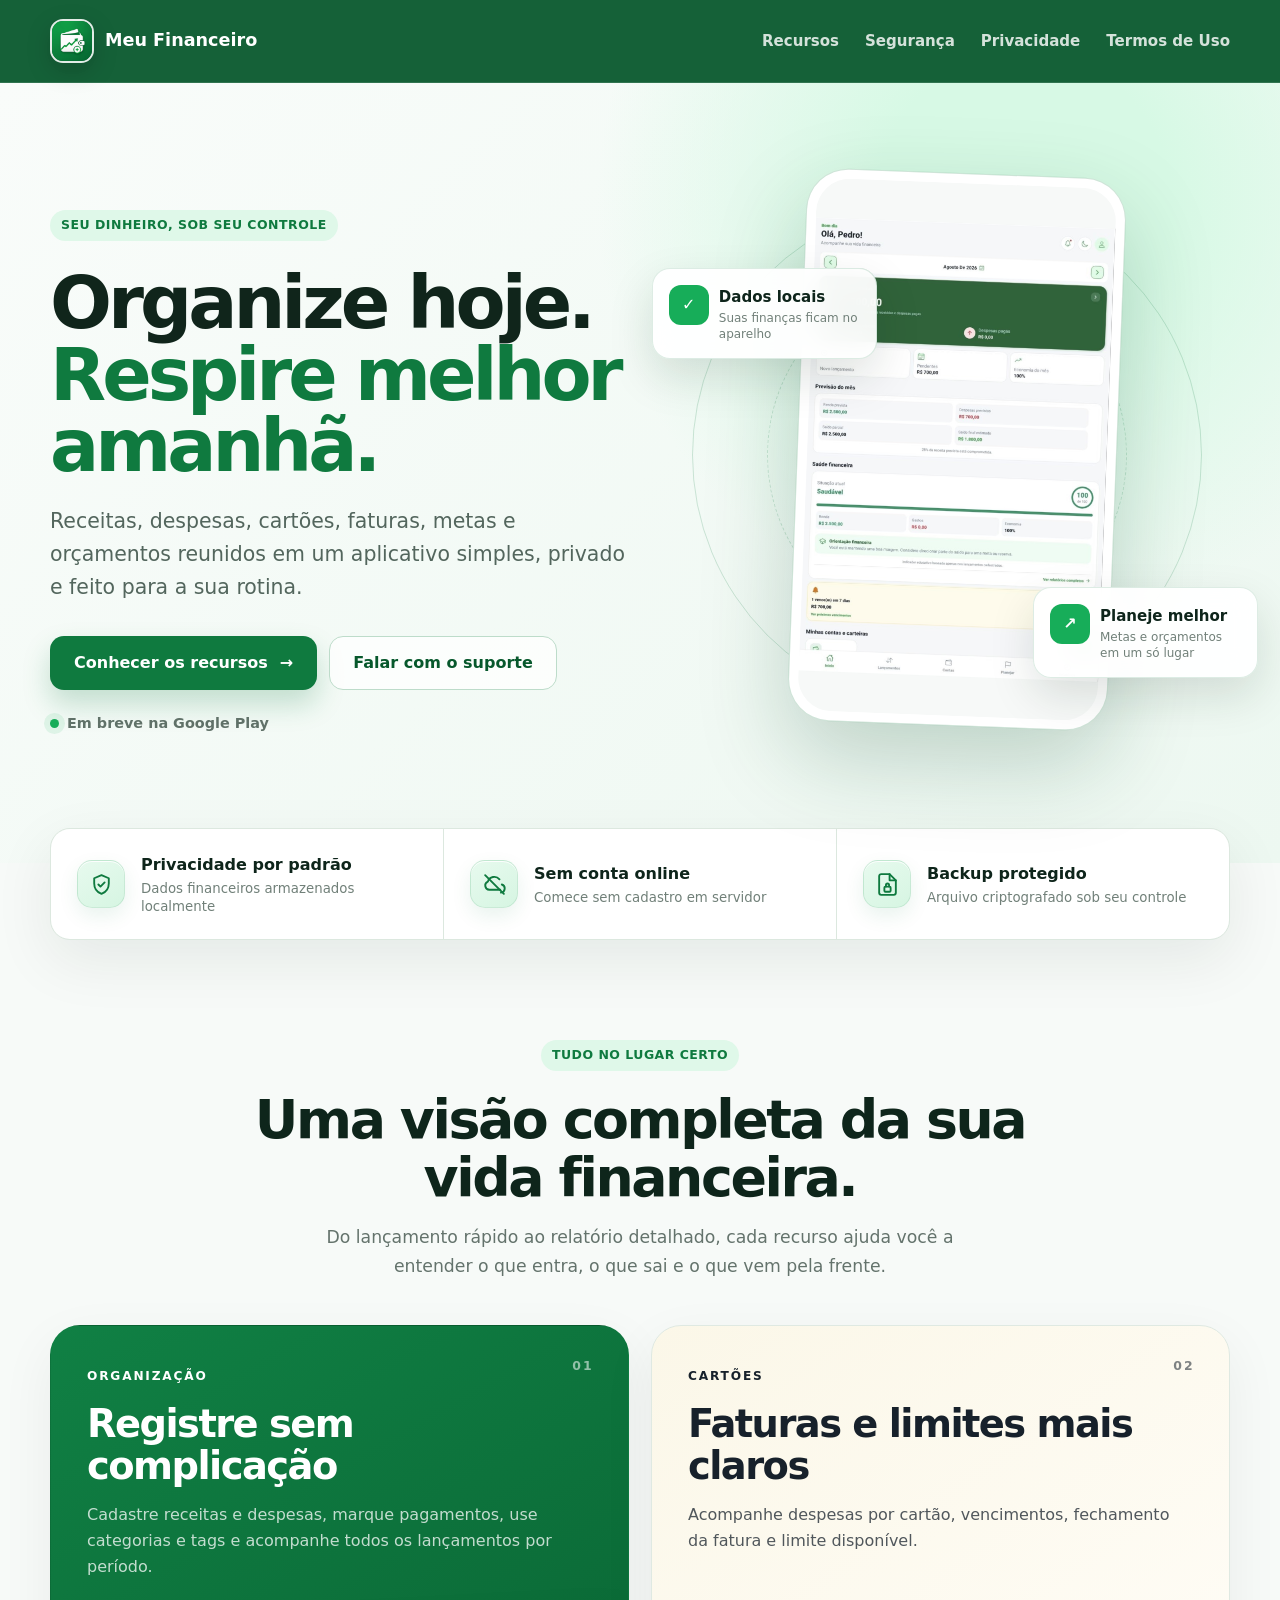
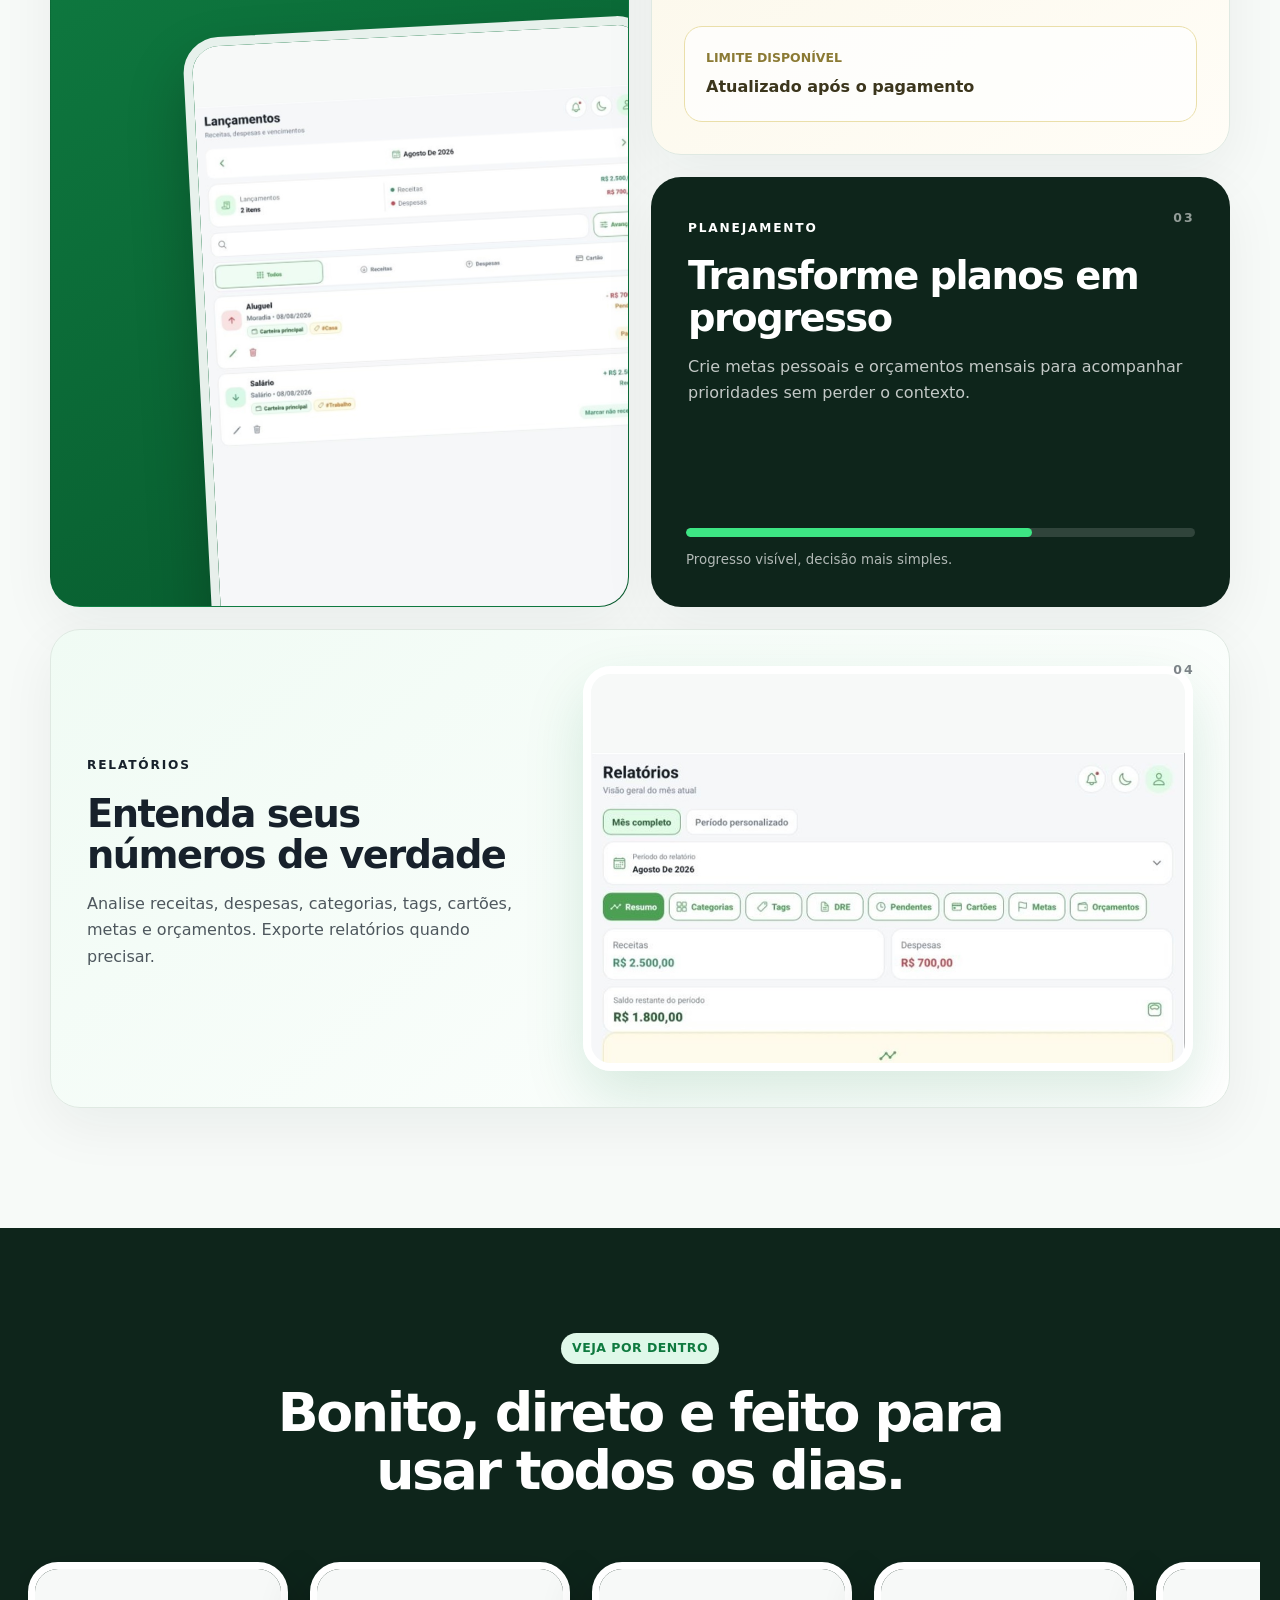
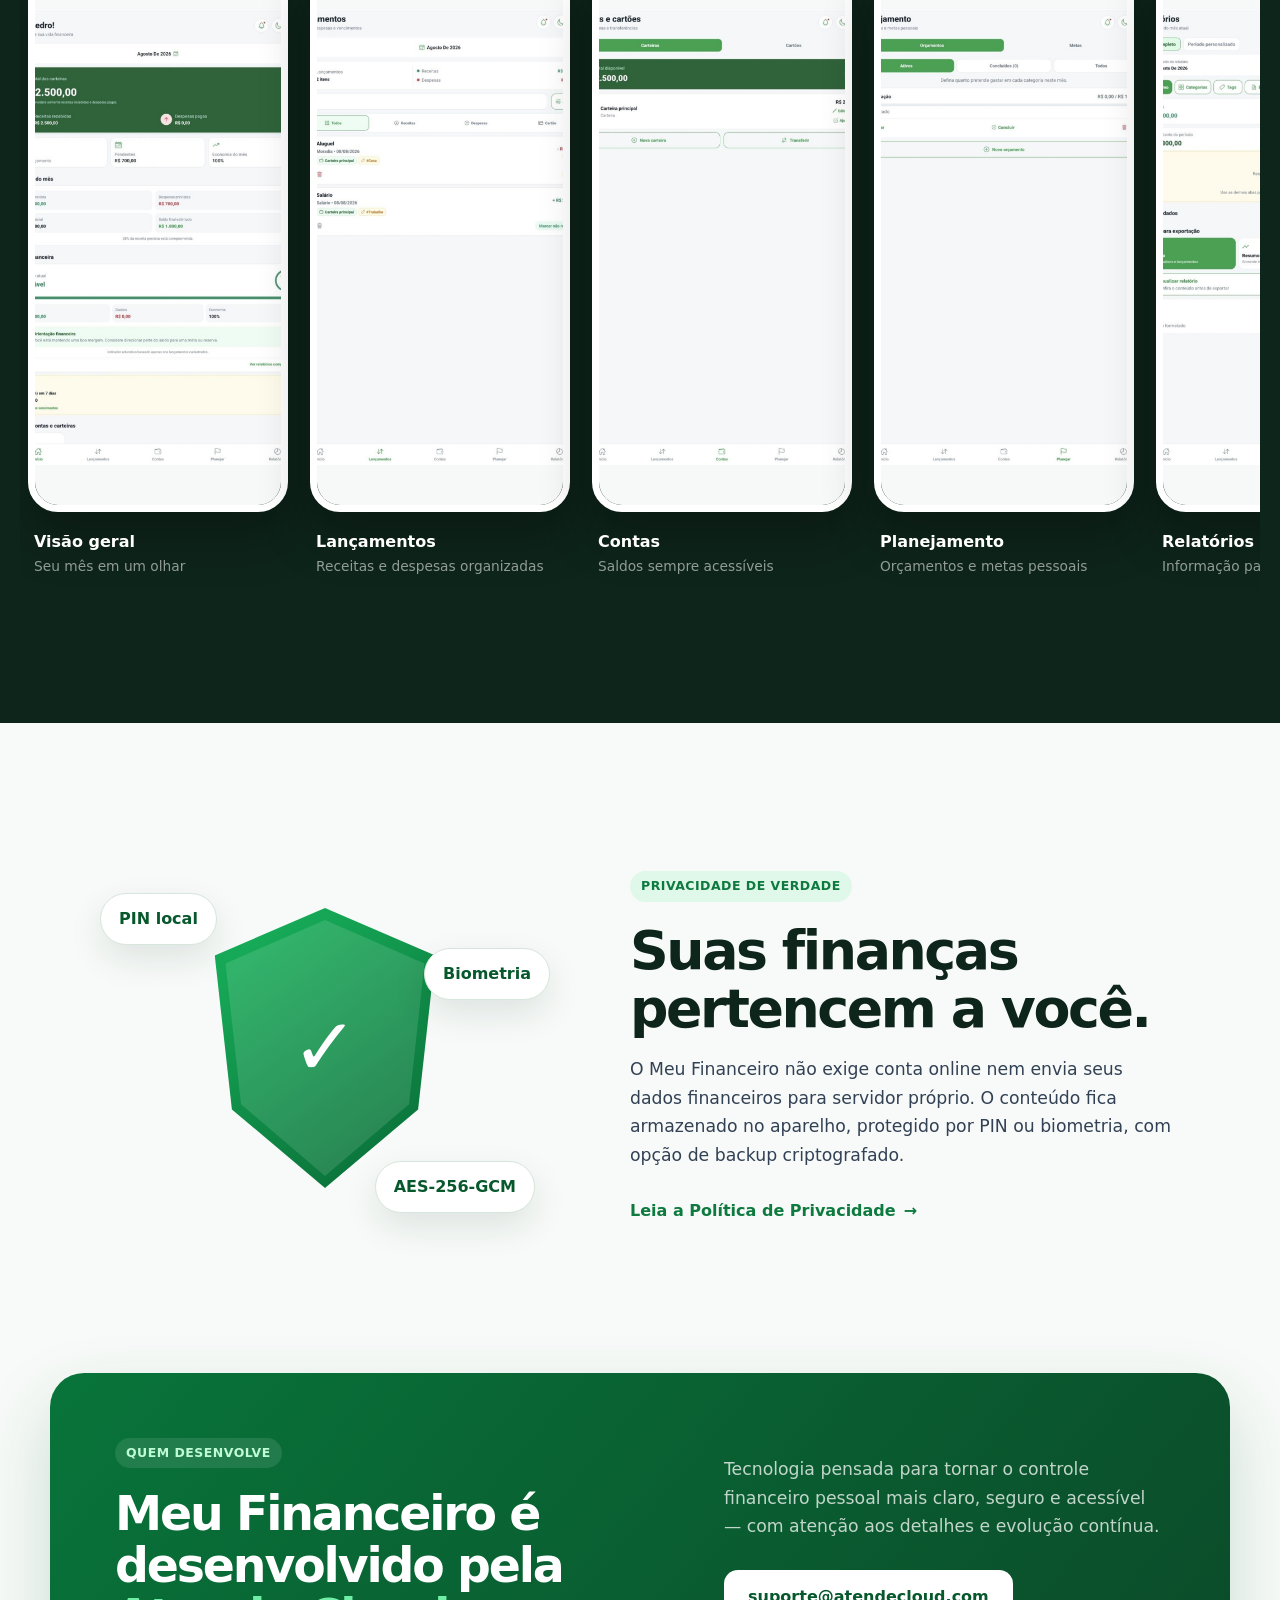
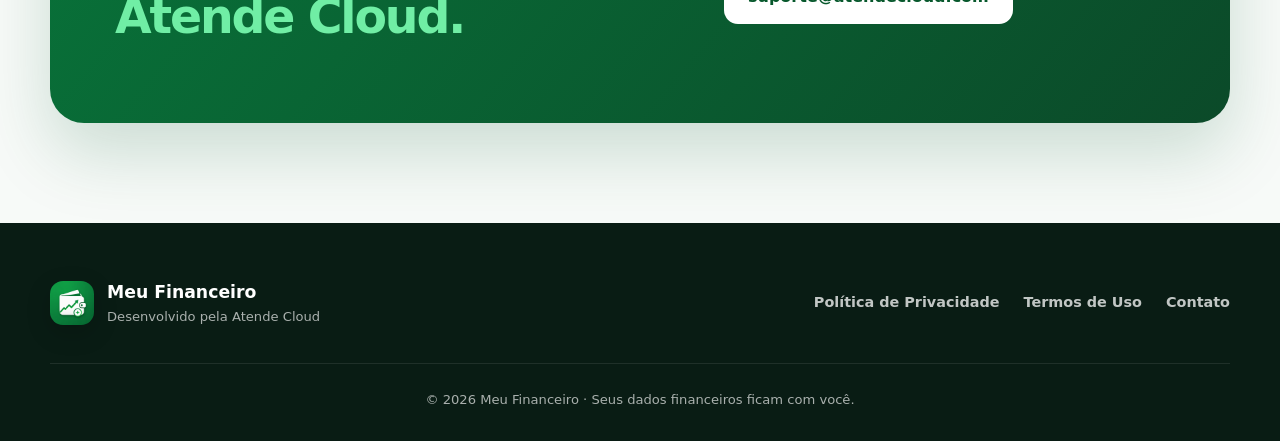
<file: index.html>
<!doctype html>
<html lang="pt-BR">
<head>
  <meta charset="utf-8">
  <meta name="viewport" content="width=device-width, initial-scale=1">
  <meta name="description" content="Meu Financeiro: controle receitas, despesas, cartões, metas e orçamentos com dados armazenados no seu aparelho.">
  <meta name="theme-color" content="#0f7a3f">
  <title>Meu Financeiro — Seu dinheiro, sob seu controle</title>
  <link rel="icon" type="image/png" href="./logo.png">
  <link rel="stylesheet" href="./styles.css">
</head>
<body class="home-page">
  <header class="site-header">
    <div class="header-inner">
      <a class="brand" href="./" aria-label="Meu Financeiro — página inicial">
        <img src="./logo.png" alt="Logo Meu Financeiro" width="44" height="44">
        <span>Meu Financeiro</span>
      </a>
      <nav aria-label="Navegação principal">
        <a href="#recursos">Recursos</a>
        <a href="#seguranca">Segurança</a>
        <a href="./privacidade/">Privacidade</a>
        <a href="./termos/">Termos de Uso</a>
      </nav>
    </div>
  </header>

  <main class="home-main">
    <section class="hero" aria-labelledby="hero-title">
      <div class="hero-copy">
        <span class="eyebrow">Seu dinheiro, sob seu controle</span>
        <h1 id="hero-title">Organize hoje.<br><span>Respire melhor amanhã.</span></h1>
        <p class="hero-text">Receitas, despesas, cartões, faturas, metas e orçamentos reunidos em um aplicativo simples, privado e feito para a sua rotina.</p>
        <div class="hero-actions">
          <a class="button button-primary" href="#recursos">Conhecer os recursos <span aria-hidden="true">→</span></a>
          <a class="button button-secondary" href="mailto:suporte@atendecloud.com">Falar com o suporte</a>
        </div>
        <div class="store-note"><span class="status-dot" aria-hidden="true"></span> Em breve na Google Play</div>
      </div>
      <div class="hero-visual" aria-label="Tela inicial do aplicativo Meu Financeiro">
        <div class="orbit orbit-one"></div>
        <div class="orbit orbit-two"></div>
        <div class="phone-frame phone-main">
          <img src="./assets/tela-inicio.jpg" alt="Painel inicial do Meu Financeiro com saldo, previsão e saúde financeira">
        </div>
        <div class="floating-card floating-safe"><span>✓</span><strong>Dados locais</strong><small>Suas finanças ficam no aparelho</small></div>
        <div class="floating-card floating-plan"><span>↗</span><strong>Planeje melhor</strong><small>Metas e orçamentos em um só lugar</small></div>
      </div>
    </section>

    <section class="trust-strip" aria-label="Diferenciais do aplicativo">
      <article>
        <span class="trust-icon" aria-hidden="true">
          <svg viewBox="0 0 24 24"><path d="M12 3 5 6v5c0 4.6 2.8 8.4 7 10 4.2-1.6 7-5.4 7-10V6l-7-3Z"/><path d="m9 12 2 2 4-4"/></svg>
        </span>
        <div><strong>Privacidade por padrão</strong><small>Dados financeiros armazenados localmente</small></div>
      </article>
      <article>
        <span class="trust-icon" aria-hidden="true">
          <svg viewBox="0 0 24 24"><path d="M17.5 17H7a4 4 0 0 1-1.4-7.7A6.5 6.5 0 0 1 16.8 7"/><path d="M19 12a4 4 0 0 1-.8 7.8"/><path d="m3 3 18 18"/></svg>
        </span>
        <div><strong>Sem conta online</strong><small>Comece sem cadastro em servidor</small></div>
      </article>
      <article>
        <span class="trust-icon" aria-hidden="true">
          <svg viewBox="0 0 24 24"><path d="M14 2H6a2 2 0 0 0-2 2v16a2 2 0 0 0 2 2h12a2 2 0 0 0 2-2V8Z"/><path d="M14 2v6h6"/><rect x="9" y="14" width="6" height="5" rx="1"/><path d="M10.5 14v-1.5a1.5 1.5 0 0 1 3 0V14"/></svg>
        </span>
        <div><strong>Backup protegido</strong><small>Arquivo criptografado sob seu controle</small></div>
      </article>
    </section>

    <section class="section-heading" id="recursos">
      <span class="eyebrow">Tudo no lugar certo</span>
      <h2>Uma visão completa da sua vida financeira.</h2>
      <p>Do lançamento rápido ao relatório detalhado, cada recurso ajuda você a entender o que entra, o que sai e o que vem pela frente.</p>
    </section>

    <section class="feature-grid" aria-label="Principais recursos">
      <article class="feature-card feature-large green-card">
        <span class="feature-number">01</span>
        <div class="feature-copy"><span class="feature-tag">Organização</span><h3>Registre sem complicação</h3><p>Cadastre receitas e despesas, marque pagamentos, use categorias e tags e acompanhe todos os lançamentos por período.</p></div>
        <img src="./assets/tela-lancamentos.jpg" alt="Lista de lançamentos financeiros no aplicativo">
      </article>
      <article class="feature-card soft-card">
        <span class="feature-number">02</span>
        <span class="feature-tag">Cartões</span>
        <h3>Faturas e limites mais claros</h3>
        <p>Acompanhe despesas por cartão, vencimentos, fechamento da fatura e limite disponível.</p>
        <div class="mini-card"><span>Limite disponível</span><strong>Atualizado após o pagamento</strong></div>
      </article>
      <article class="feature-card dark-card">
        <span class="feature-number">03</span>
        <span class="feature-tag">Planejamento</span>
        <h3>Transforme planos em progresso</h3>
        <p>Crie metas pessoais e orçamentos mensais para acompanhar prioridades sem perder o contexto.</p>
        <div class="progress-demo"><span><i></i></span><small>Progresso visível, decisão mais simples.</small></div>
      </article>
      <article class="feature-card feature-wide report-card">
        <div class="feature-copy"><span class="feature-number">04</span><span class="feature-tag">Relatórios</span><h3>Entenda seus números de verdade</h3><p>Analise receitas, despesas, categorias, tags, cartões, metas e orçamentos. Exporte relatórios quando precisar.</p></div>
        <img src="./assets/tela-relatorios.jpg" alt="Relatórios financeiros do Meu Financeiro">
      </article>
    </section>

    <section class="screens-section" aria-labelledby="screens-title">
      <div class="section-heading compact">
        <span class="eyebrow">Veja por dentro</span>
        <h2 id="screens-title">Bonito, direto e feito para usar todos os dias.</h2>
      </div>
      <div class="screens-track">
        <figure><img src="./assets/tela-inicio.jpg" alt="Tela inicial do Meu Financeiro"><figcaption><strong>Visão geral</strong><span>Seu mês em um olhar</span></figcaption></figure>
        <figure><img src="./assets/tela-lancamentos.jpg" alt="Tela de lançamentos do Meu Financeiro"><figcaption><strong>Lançamentos</strong><span>Receitas e despesas organizadas</span></figcaption></figure>
        <figure><img src="./assets/tela-contas.jpg" alt="Tela de contas e carteiras do Meu Financeiro"><figcaption><strong>Contas</strong><span>Saldos sempre acessíveis</span></figcaption></figure>
        <figure><img src="./assets/tela-planejamento.jpg" alt="Tela de planejamento do Meu Financeiro"><figcaption><strong>Planejamento</strong><span>Orçamentos e metas pessoais</span></figcaption></figure>
        <figure><img src="./assets/tela-relatorios.jpg" alt="Tela de relatórios do Meu Financeiro"><figcaption><strong>Relatórios</strong><span>Informação para decidir melhor</span></figcaption></figure>
      </div>
    </section>

    <section class="security-section" id="seguranca">
      <div class="security-visual">
        <div class="shield" aria-hidden="true"><span>✓</span></div>
        <div class="security-pill pill-one">PIN local</div>
        <div class="security-pill pill-two">Biometria</div>
        <div class="security-pill pill-three">AES-256-GCM</div>
      </div>
      <div class="security-copy">
        <span class="eyebrow">Privacidade de verdade</span>
        <h2>Suas finanças pertencem a você.</h2>
        <p>O Meu Financeiro não exige conta online nem envia seus dados financeiros para servidor próprio. O conteúdo fica armazenado no aparelho, protegido por PIN ou biometria, com opção de backup criptografado.</p>
        <a class="text-link" href="./privacidade/">Leia a Política de Privacidade <span aria-hidden="true">→</span></a>
      </div>
    </section>

    <section class="developer-section">
      <div>
        <span class="eyebrow eyebrow-light">Quem desenvolve</span>
        <h2>Meu Financeiro é desenvolvido pela <span>Atende Cloud.</span></h2>
      </div>
      <div class="developer-copy">
        <p>Tecnologia pensada para tornar o controle financeiro pessoal mais claro, seguro e acessível — com atenção aos detalhes e evolução contínua.</p>
        <a class="button button-light" href="mailto:suporte@atendecloud.com">suporte@atendecloud.com</a>
      </div>
    </section>
  </main>

  <footer class="site-footer">
    <div class="footer-inner">
      <div class="footer-brand"><img src="./logo.png" alt="" width="44" height="44"><div><strong>Meu Financeiro</strong><span>Desenvolvido pela Atende Cloud</span></div></div>
      <div class="footer-links"><a href="./privacidade/">Política de Privacidade</a><a href="./termos/">Termos de Uso</a><a href="mailto:suporte@atendecloud.com">Contato</a></div>
    </div>
    <div class="footer-bottom">© 2026 Meu Financeiro · Seus dados financeiros ficam com você.</div>
  </footer>
</body>
</html>
</file>
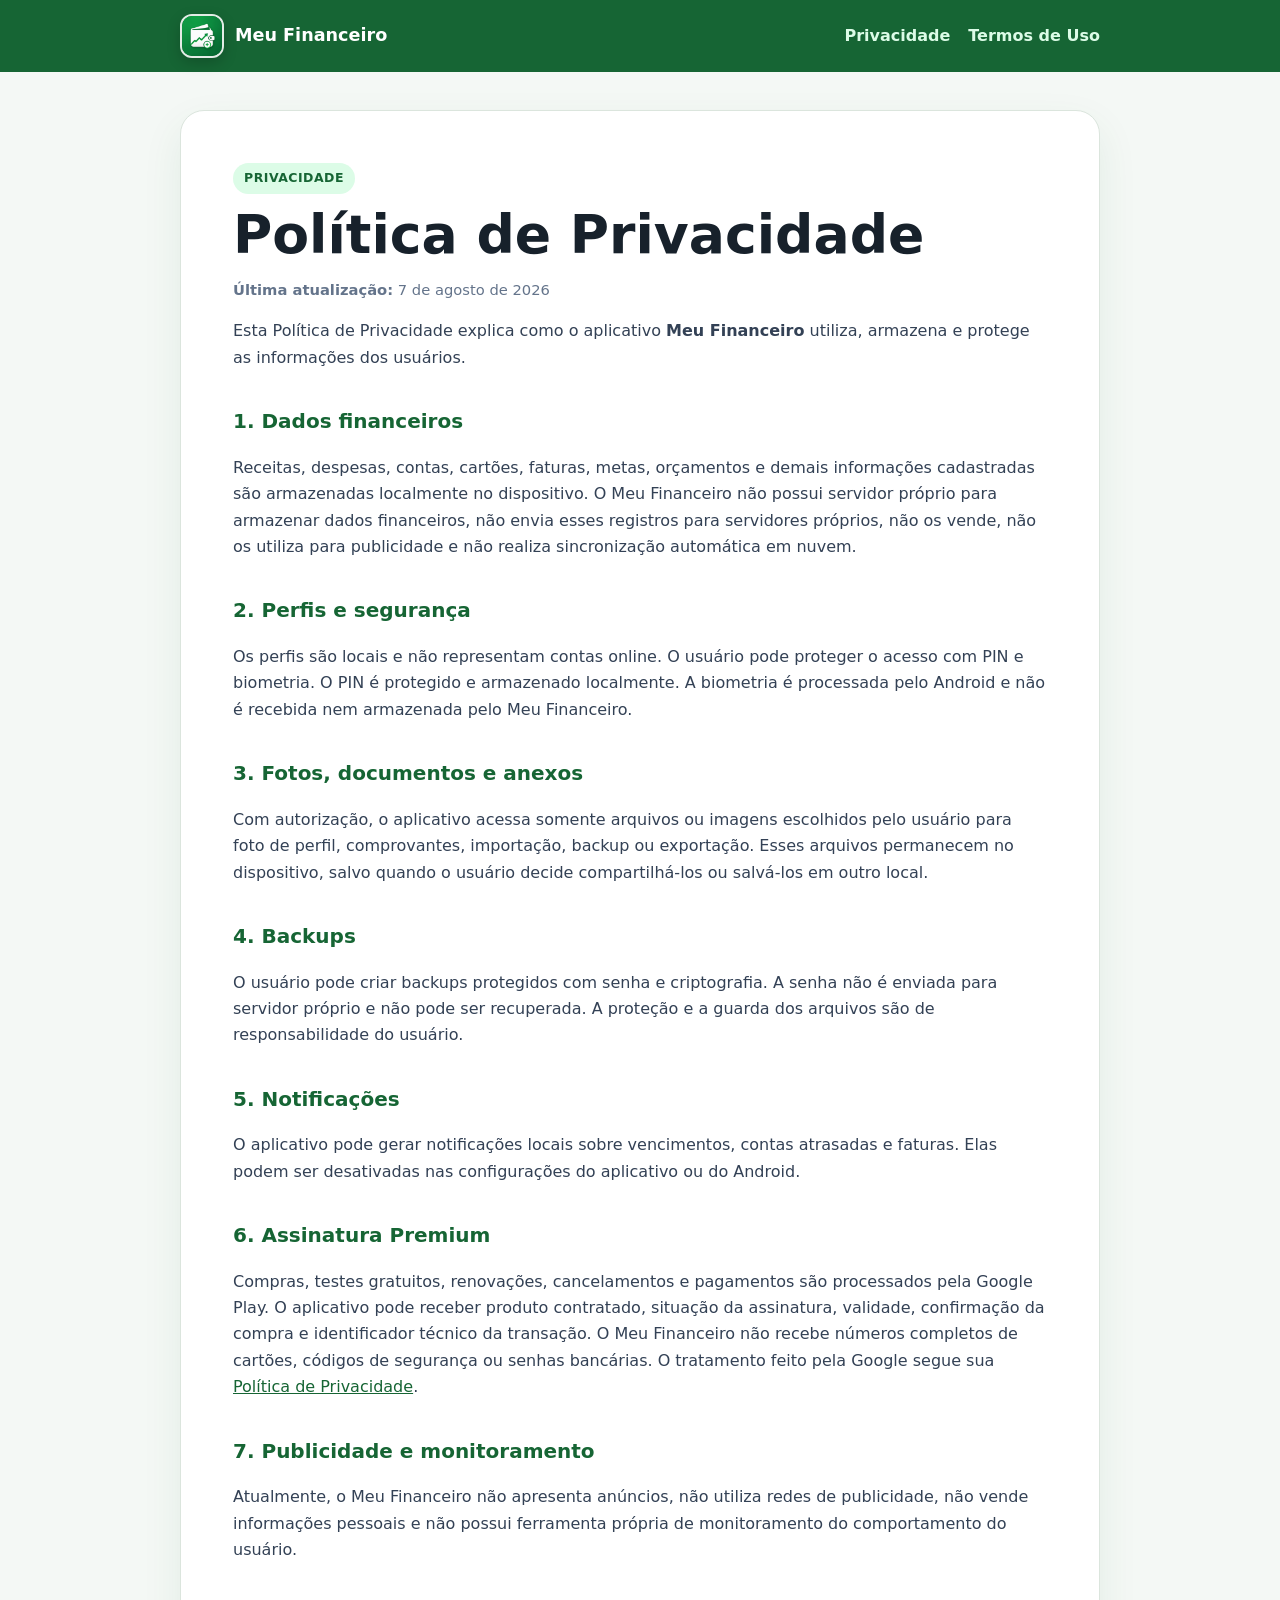
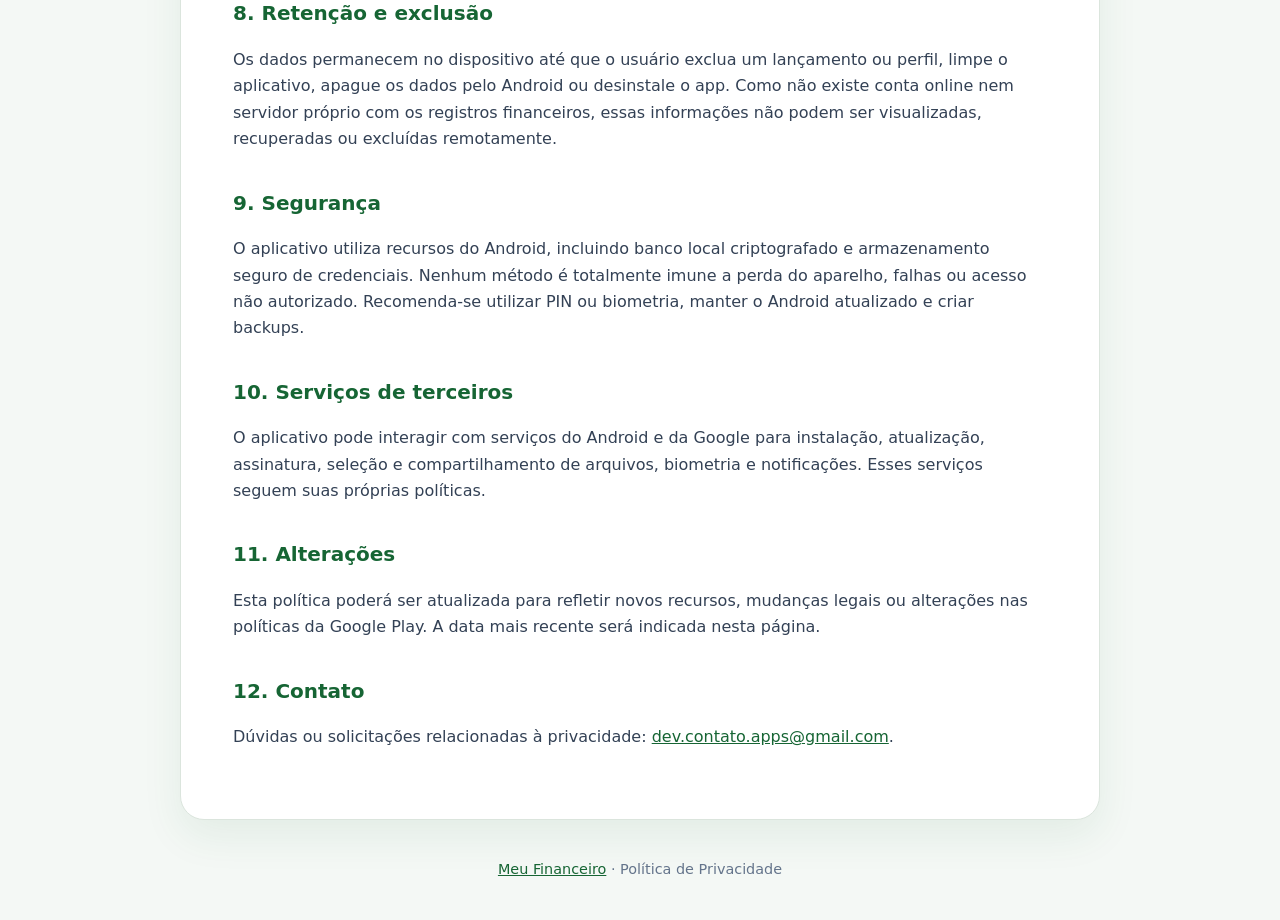
<file: privacidade/index.html>
<!doctype html>
<html lang="pt-BR">
<head>
  <meta charset="utf-8">
  <meta name="viewport" content="width=device-width, initial-scale=1">
  <meta name="description" content="Política de Privacidade do aplicativo Meu Financeiro.">
  <title>Política de Privacidade — Meu Financeiro</title>
  <link rel="icon" type="image/png" href="../logo.png">
  <link rel="stylesheet" href="../styles.css">
</head>
<body>
  <header><div class="header-inner"><a class="brand" href="../"><img src="../logo.png" alt="" width="44" height="44"><span>Meu Financeiro</span></a><nav aria-label="Documentos"><a href="./" aria-current="page">Privacidade</a><a href="../termos/">Termos de Uso</a></nav></div></header>
  <main>
    <span class="eyebrow">Privacidade</span>
    <h1>Política de Privacidade</h1>
    <p class="updated"><strong>Última atualização:</strong> 7 de agosto de 2026</p>
    <p>Esta Política de Privacidade explica como o aplicativo <strong>Meu Financeiro</strong> utiliza, armazena e protege as informações dos usuários.</p>

    <h2>1. Dados financeiros</h2>
    <p>Receitas, despesas, contas, cartões, faturas, metas, orçamentos e demais informações cadastradas são armazenadas localmente no dispositivo. O Meu Financeiro não possui servidor próprio para armazenar dados financeiros, não envia esses registros para servidores próprios, não os vende, não os utiliza para publicidade e não realiza sincronização automática em nuvem.</p>

    <h2>2. Perfis e segurança</h2>
    <p>Os perfis são locais e não representam contas online. O usuário pode proteger o acesso com PIN e biometria. O PIN é protegido e armazenado localmente. A biometria é processada pelo Android e não é recebida nem armazenada pelo Meu Financeiro.</p>

    <h2>3. Fotos, documentos e anexos</h2>
    <p>Com autorização, o aplicativo acessa somente arquivos ou imagens escolhidos pelo usuário para foto de perfil, comprovantes, importação, backup ou exportação. Esses arquivos permanecem no dispositivo, salvo quando o usuário decide compartilhá-los ou salvá-los em outro local.</p>

    <h2>4. Backups</h2>
    <p>O usuário pode criar backups protegidos com senha e criptografia. A senha não é enviada para servidor próprio e não pode ser recuperada. A proteção e a guarda dos arquivos são de responsabilidade do usuário.</p>

    <h2>5. Notificações</h2>
    <p>O aplicativo pode gerar notificações locais sobre vencimentos, contas atrasadas e faturas. Elas podem ser desativadas nas configurações do aplicativo ou do Android.</p>

    <h2>6. Assinatura Premium</h2>
    <p>Compras, testes gratuitos, renovações, cancelamentos e pagamentos são processados pela Google Play. O aplicativo pode receber produto contratado, situação da assinatura, validade, confirmação da compra e identificador técnico da transação. O Meu Financeiro não recebe números completos de cartões, códigos de segurança ou senhas bancárias. O tratamento feito pela Google segue sua <a href="https://policies.google.com/privacy">Política de Privacidade</a>.</p>

    <h2>7. Publicidade e monitoramento</h2>
    <p>Atualmente, o Meu Financeiro não apresenta anúncios, não utiliza redes de publicidade, não vende informações pessoais e não possui ferramenta própria de monitoramento do comportamento do usuário.</p>

    <h2>8. Retenção e exclusão</h2>
    <p>Os dados permanecem no dispositivo até que o usuário exclua um lançamento ou perfil, limpe o aplicativo, apague os dados pelo Android ou desinstale o app. Como não existe conta online nem servidor próprio com os registros financeiros, essas informações não podem ser visualizadas, recuperadas ou excluídas remotamente.</p>

    <h2>9. Segurança</h2>
    <p>O aplicativo utiliza recursos do Android, incluindo banco local criptografado e armazenamento seguro de credenciais. Nenhum método é totalmente imune a perda do aparelho, falhas ou acesso não autorizado. Recomenda-se utilizar PIN ou biometria, manter o Android atualizado e criar backups.</p>

    <h2>10. Serviços de terceiros</h2>
    <p>O aplicativo pode interagir com serviços do Android e da Google para instalação, atualização, assinatura, seleção e compartilhamento de arquivos, biometria e notificações. Esses serviços seguem suas próprias políticas.</p>

    <h2>11. Alterações</h2>
    <p>Esta política poderá ser atualizada para refletir novos recursos, mudanças legais ou alterações nas políticas da Google Play. A data mais recente será indicada nesta página.</p>

    <h2>12. Contato</h2>
    <p>Dúvidas ou solicitações relacionadas à privacidade: <a href="mailto:dev.contato.apps@gmail.com">dev.contato.apps@gmail.com</a>.</p>
  </main>
  <footer><a href="../">Meu Financeiro</a> · Política de Privacidade</footer>
</body>
</html>
</file>
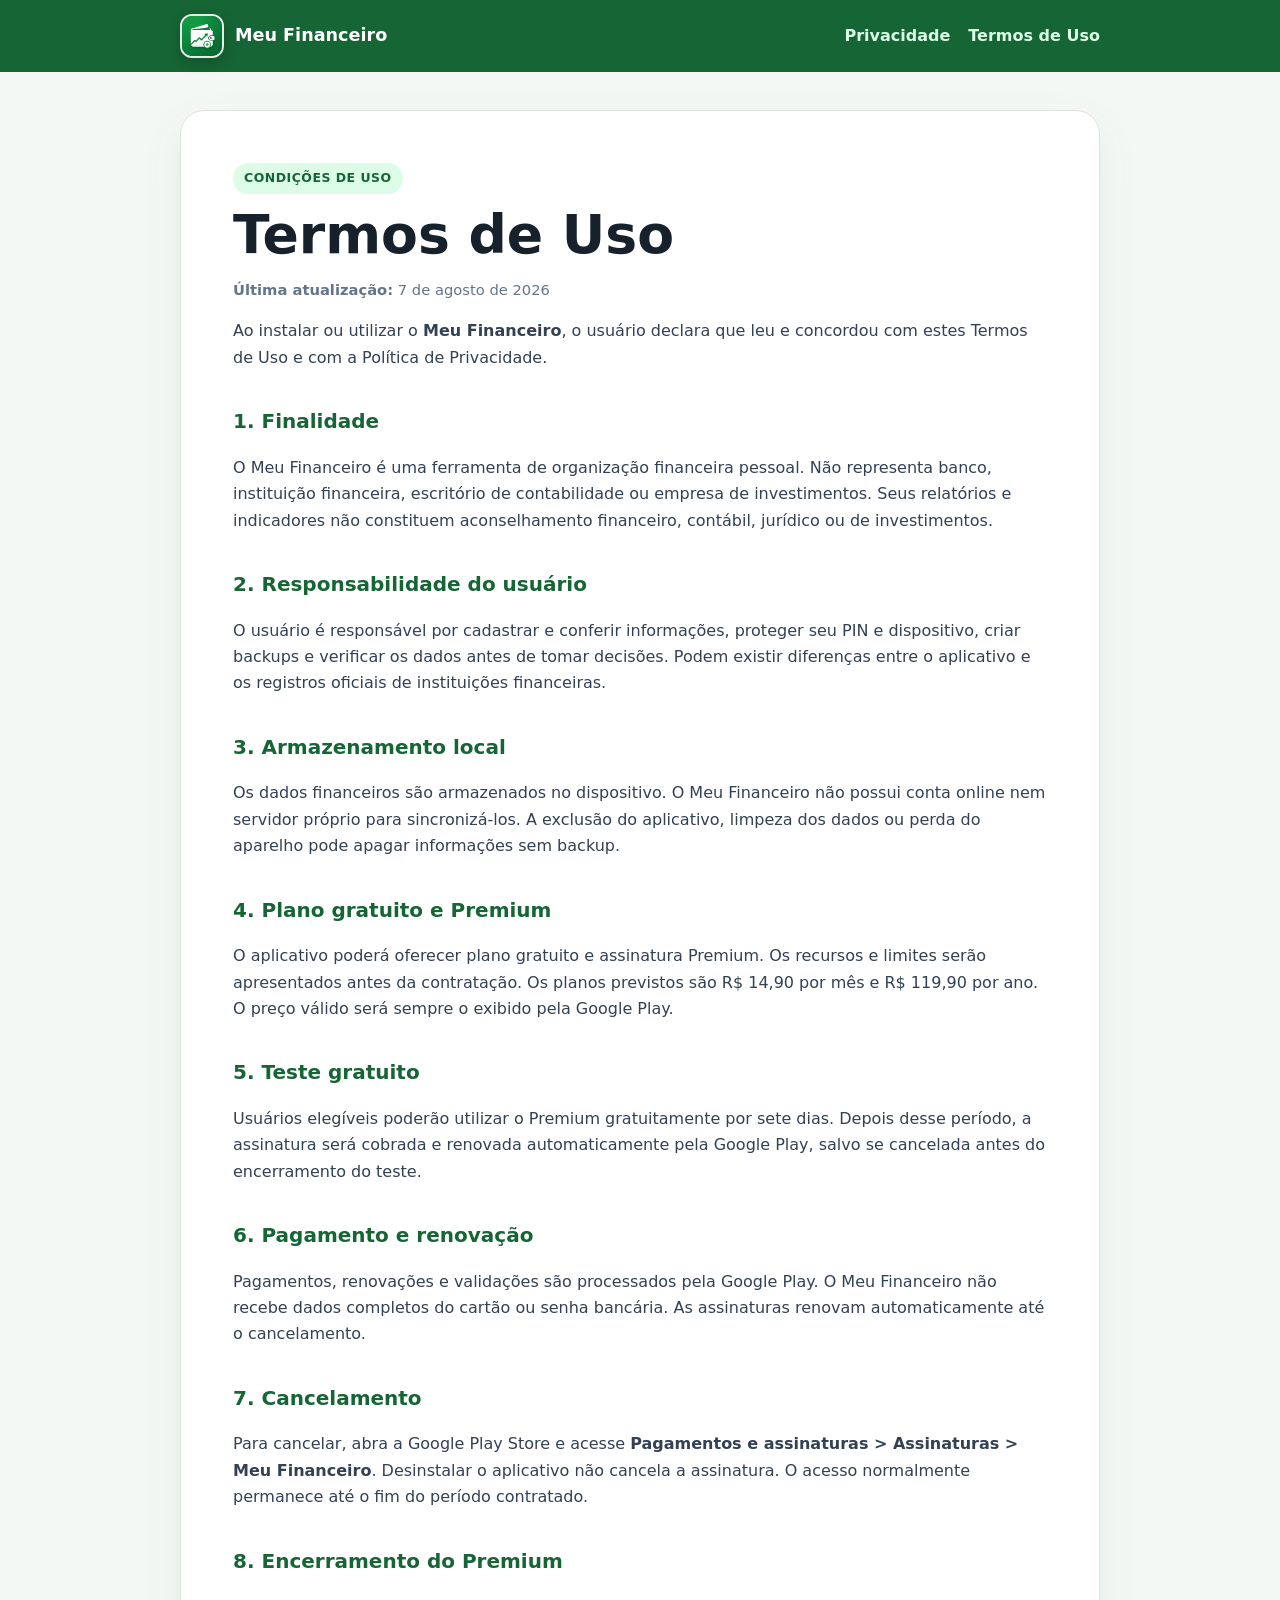
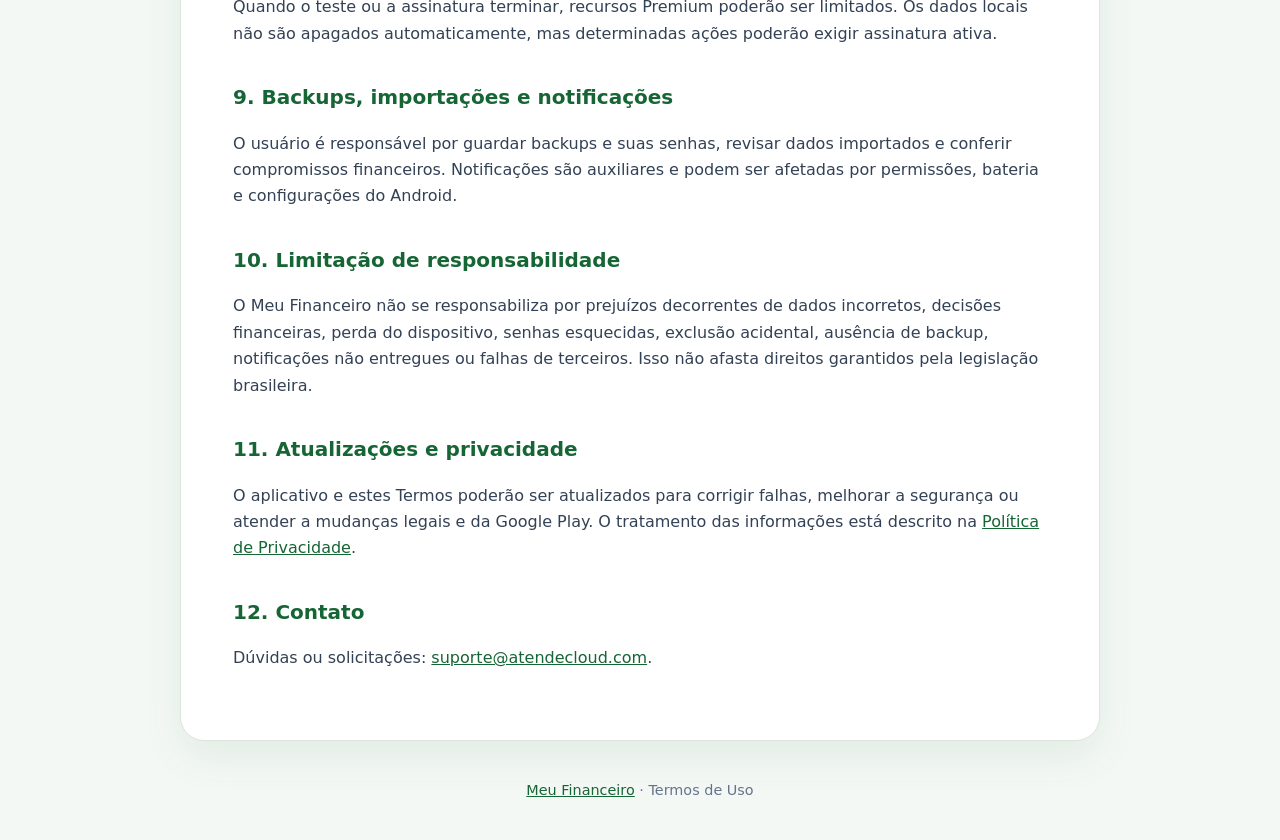
<file: termos/index.html>
<!doctype html>
<html lang="pt-BR">
<head>
  <meta charset="utf-8">
  <meta name="viewport" content="width=device-width, initial-scale=1">
  <meta name="description" content="Termos de Uso do aplicativo Meu Financeiro.">
  <title>Termos de Uso — Meu Financeiro</title>
  <link rel="icon" type="image/png" href="../logo.png">
  <link rel="stylesheet" href="../styles.css">
</head>
<body>
  <header><div class="header-inner"><a class="brand" href="../"><img src="../logo.png" alt="" width="44" height="44"><span>Meu Financeiro</span></a><nav aria-label="Documentos"><a href="../privacidade/">Privacidade</a><a href="./" aria-current="page">Termos de Uso</a></nav></div></header>
  <main>
    <span class="eyebrow">Condições de uso</span>
    <h1>Termos de Uso</h1>
    <p class="updated"><strong>Última atualização:</strong> 7 de agosto de 2026</p>
    <p>Ao instalar ou utilizar o <strong>Meu Financeiro</strong>, o usuário declara que leu e concordou com estes Termos de Uso e com a Política de Privacidade.</p>

    <h2>1. Finalidade</h2>
    <p>O Meu Financeiro é uma ferramenta de organização financeira pessoal. Não representa banco, instituição financeira, escritório de contabilidade ou empresa de investimentos. Seus relatórios e indicadores não constituem aconselhamento financeiro, contábil, jurídico ou de investimentos.</p>

    <h2>2. Responsabilidade do usuário</h2>
    <p>O usuário é responsável por cadastrar e conferir informações, proteger seu PIN e dispositivo, criar backups e verificar os dados antes de tomar decisões. Podem existir diferenças entre o aplicativo e os registros oficiais de instituições financeiras.</p>

    <h2>3. Armazenamento local</h2>
    <p>Os dados financeiros são armazenados no dispositivo. O Meu Financeiro não possui conta online nem servidor próprio para sincronizá-los. A exclusão do aplicativo, limpeza dos dados ou perda do aparelho pode apagar informações sem backup.</p>

    <h2>4. Plano gratuito e Premium</h2>
    <p>O aplicativo poderá oferecer plano gratuito e assinatura Premium. Os recursos e limites serão apresentados antes da contratação. Os planos previstos são R$ 14,90 por mês e R$ 119,90 por ano. O preço válido será sempre o exibido pela Google Play.</p>

    <h2>5. Teste gratuito</h2>
    <p>Usuários elegíveis poderão utilizar o Premium gratuitamente por sete dias. Depois desse período, a assinatura será cobrada e renovada automaticamente pela Google Play, salvo se cancelada antes do encerramento do teste.</p>

    <h2>6. Pagamento e renovação</h2>
    <p>Pagamentos, renovações e validações são processados pela Google Play. O Meu Financeiro não recebe dados completos do cartão ou senha bancária. As assinaturas renovam automaticamente até o cancelamento.</p>

    <h2>7. Cancelamento</h2>
    <p>Para cancelar, abra a Google Play Store e acesse <strong>Pagamentos e assinaturas &gt; Assinaturas &gt; Meu Financeiro</strong>. Desinstalar o aplicativo não cancela a assinatura. O acesso normalmente permanece até o fim do período contratado.</p>

    <h2>8. Encerramento do Premium</h2>
    <p>Quando o teste ou a assinatura terminar, recursos Premium poderão ser limitados. Os dados locais não são apagados automaticamente, mas determinadas ações poderão exigir assinatura ativa.</p>

    <h2>9. Backups, importações e notificações</h2>
    <p>O usuário é responsável por guardar backups e suas senhas, revisar dados importados e conferir compromissos financeiros. Notificações são auxiliares e podem ser afetadas por permissões, bateria e configurações do Android.</p>

    <h2>10. Limitação de responsabilidade</h2>
    <p>O Meu Financeiro não se responsabiliza por prejuízos decorrentes de dados incorretos, decisões financeiras, perda do dispositivo, senhas esquecidas, exclusão acidental, ausência de backup, notificações não entregues ou falhas de terceiros. Isso não afasta direitos garantidos pela legislação brasileira.</p>

    <h2>11. Atualizações e privacidade</h2>
    <p>O aplicativo e estes Termos poderão ser atualizados para corrigir falhas, melhorar a segurança ou atender a mudanças legais e da Google Play. O tratamento das informações está descrito na <a href="../privacidade/">Política de Privacidade</a>.</p>

    <h2>12. Contato</h2>
    <p>Dúvidas ou solicitações: <a href="mailto:suporte@atendecloud.com">suporte@atendecloud.com</a>.</p>
  </main>
  <footer><a href="../">Meu Financeiro</a> · Termos de Uso</footer>
</body>
</html>
</file>
<file: styles.css>
:root {
  color-scheme: light;
  --green: #166534;
  --green-light: #dcfce7;
  --ink: #17212b;
  --muted: #64748b;
  --line: #dbe5dd;
  --paper: #ffffff;
  --background: #f4f8f5;
}

* { box-sizing: border-box; }

body {
  margin: 0;
  background: var(--background);
  color: var(--ink);
  font-family: Inter, ui-sans-serif, system-ui, -apple-system, BlinkMacSystemFont, "Segoe UI", sans-serif;
  line-height: 1.65;
}

header {
  background: var(--green);
  color: white;
}

.header-inner,
main,
footer {
  width: min(920px, calc(100% - 32px));
  margin: 0 auto;
}

.header-inner {
  display: flex;
  align-items: center;
  justify-content: space-between;
  gap: 20px;
  min-height: 72px;
}

.brand {
  display: inline-flex;
  align-items: center;
  gap: 11px;
  color: white;
  font-size: 1.1rem;
  font-weight: 800;
  text-decoration: none;
  white-space: nowrap;
}

.brand img {
  display: block;
  width: 44px;
  height: 44px;
  border: 2px solid rgba(255, 255, 255, 0.88);
  border-radius: 12px;
  box-shadow: 0 5px 14px rgba(0, 0, 0, 0.18);
}

nav { display: flex; gap: 18px; }
nav a { color: #dcfce7; font-weight: 700; text-decoration: none; }
nav a:hover, nav a:focus-visible { color: white; text-decoration: underline; }

main {
  margin-top: 38px;
  margin-bottom: 38px;
  padding: clamp(24px, 5vw, 52px);
  background: var(--paper);
  border: 1px solid var(--line);
  border-radius: 24px;
  box-shadow: 0 16px 40px rgba(22, 101, 52, 0.08);
}

.eyebrow {
  display: inline-block;
  margin-bottom: 12px;
  padding: 5px 11px;
  border-radius: 999px;
  background: var(--green-light);
  color: var(--green);
  font-size: 0.78rem;
  font-weight: 800;
  letter-spacing: 0.04em;
  text-transform: uppercase;
}

h1 { margin: 0 0 12px; font-size: clamp(2rem, 6vw, 3.35rem); line-height: 1.08; }
h2 { margin-top: 34px; color: var(--green); font-size: 1.25rem; }
p, li { color: #334155; }
.updated { color: var(--muted); font-size: 0.92rem; }

.cards {
  display: grid;
  grid-template-columns: repeat(2, minmax(0, 1fr));
  gap: 16px;
  margin-top: 30px;
}

.card {
  display: block;
  padding: 22px;
  border: 1px solid var(--line);
  border-radius: 18px;
  color: var(--ink);
  text-decoration: none;
}

.card:hover, .card:focus-visible { border-color: var(--green); background: #f7fff9; }
.card strong { display: block; color: var(--green); font-size: 1.08rem; margin-bottom: 5px; }
.card span { color: var(--muted); }

a { color: var(--green); }
footer { padding: 0 0 38px; color: var(--muted); text-align: center; font-size: 0.9rem; }

@media (max-width: 640px) {
  .header-inner { align-items: flex-start; flex-direction: column; padding: 18px 0; }
  nav { flex-wrap: wrap; gap: 10px 16px; }
  main { margin-top: 20px; border-radius: 18px; }
  .cards { grid-template-columns: 1fr; }
}

/* Página inicial */
.home-page {
  --home-green: #0f7a3f;
  --home-green-deep: #07582c;
  --home-green-bright: #17ad59;
  --home-mint: #dff8e9;
  --home-cream: #fbf7e8;
  --home-dark: #0e251b;
  overflow-x: hidden;
  background: #f7faf8;
}

.home-page .site-header {
  position: sticky;
  z-index: 20;
  top: 0;
  background: rgba(7, 88, 44, 0.94);
  border-bottom: 1px solid rgba(255,255,255,.12);
  backdrop-filter: blur(16px);
}

.home-page .header-inner { width: min(1180px, calc(100% - 40px)); min-height: 82px; }
.home-page .brand img, .home-page .footer-brand img { border-radius: 13px; box-shadow: 0 8px 24px rgba(0,0,0,.18); }
.home-page nav { gap: 26px; }
.home-page nav a { color: rgba(255,255,255,.82); font-size: .94rem; }

.home-main { width: 100%; margin: 0; padding: 0; background: transparent; border: 0; border-radius: 0; box-shadow: none; }
.hero { display: grid; grid-template-columns: 1.02fr .98fr; align-items: center; min-height: 730px; padding: 80px max(40px, calc((100vw - 1180px)/2)); background: radial-gradient(circle at 80% 15%, #d7f9e5 0 12%, transparent 35%), linear-gradient(135deg,#f9fcfa 0%,#edf8f1 100%); overflow: hidden; }
.hero-copy { position: relative; z-index: 2; max-width: 620px; }
.hero h1 { max-width: 670px; margin: 14px 0 24px; color: #10251b; font-size: clamp(3.1rem, 5.7vw, 5.25rem); letter-spacing: -.055em; line-height: .98; }
.hero h1 span { color: var(--home-green); }
.hero-text { max-width: 580px; color: #53665d; font-size: clamp(1.08rem, 1.6vw, 1.3rem); line-height: 1.6; }
.hero-actions { display: flex; flex-wrap: wrap; gap: 12px; margin: 32px 0 22px; }
.button { display: inline-flex; align-items: center; justify-content: center; gap: 12px; min-height: 54px; padding: 0 23px; border: 1px solid transparent; border-radius: 14px; font-weight: 800; text-decoration: none; transition: transform .2s ease, box-shadow .2s ease, background .2s ease; }
.button:hover { transform: translateY(-2px); }
.button-primary { color: #fff; background: var(--home-green); box-shadow: 0 14px 28px rgba(15,122,63,.22); }
.button-primary:hover { background: var(--home-green-deep); }
.button-secondary { color: var(--home-green-deep); background: rgba(255,255,255,.76); border-color: #bddcca; }
.store-note { display: flex; align-items: center; gap: 8px; color: #607168; font-size: .9rem; font-weight: 700; }
.status-dot { width: 9px; height: 9px; border-radius: 50%; background: var(--home-green-bright); box-shadow: 0 0 0 6px rgba(23,173,89,.1); }

.hero-visual { position: relative; min-height: 620px; }
.phone-frame { position: absolute; z-index: 3; width: 320px; padding: 9px; overflow: hidden; border: 1px solid rgba(15,122,63,.2); border-radius: 42px; background: #fff; box-shadow: 0 35px 90px rgba(10,73,39,.22); }
.phone-frame img { display: block; width: 100%; border-radius: 34px; }
.phone-main { top: 10px; left: 50%; transform: translateX(-45%) rotate(2.2deg); }
.orbit { position: absolute; border: 1px solid rgba(15,122,63,.18); border-radius: 50%; }
.orbit-one { top: 6%; left: 7%; width: 510px; height: 510px; }
.orbit-two { top: 18%; left: 20%; width: 360px; height: 360px; border-style: dashed; }
.floating-card { position: absolute; z-index: 5; display: grid; grid-template-columns: 40px 1fr; column-gap: 10px; width: 225px; padding: 16px; border: 1px solid rgba(15,122,63,.14); border-radius: 18px; background: rgba(255,255,255,.94); box-shadow: 0 18px 45px rgba(14,37,27,.13); backdrop-filter: blur(14px); }
.floating-card > span { grid-row: span 2; display: grid; place-items: center; width: 40px; height: 40px; border-radius: 12px; color: #fff; background: var(--home-green-bright); font-weight: 900; }
.floating-card strong { color: var(--home-dark); font-size: .94rem; }
.floating-card small { color: #718079; font-size: .75rem; line-height: 1.35; }
.floating-safe { top: 105px; left: 0; }
.floating-plan { right: -28px; bottom: 105px; }

.trust-strip { display: grid; grid-template-columns: repeat(3,1fr); gap: 1px; width: min(1180px,calc(100% - 40px)); margin: -35px auto 100px; overflow: hidden; border: 1px solid #dce8df; border-radius: 20px; background: #dce8df; box-shadow: 0 20px 60px rgba(14,37,27,.08); }
.trust-strip article { display: flex; align-items: center; gap: 16px; padding: 23px 26px; background: #fff; transition: background .2s ease; }
.trust-strip article:hover { z-index: 1; background: #f7fff9; }
.trust-icon { display: grid; flex: 0 0 48px; place-items: center; width: 48px; height: 48px; border: 1px solid rgba(15,122,63,.12); border-radius: 15px; color: var(--home-green); background: linear-gradient(145deg,#e7faee,#d6f5e2); box-shadow: inset 0 1px 0 rgba(255,255,255,.9), 0 8px 20px rgba(15,122,63,.09); transition: color .2s ease, background .2s ease, box-shadow .2s ease; }
.trust-icon svg { display: block; width: 25px; height: 25px; fill: none; stroke: currentColor; stroke-width: 1.8; stroke-linecap: round; stroke-linejoin: round; }
.trust-strip article:hover .trust-icon { color: #fff; background: linear-gradient(145deg,var(--home-green-bright),var(--home-green)); box-shadow: 0 10px 24px rgba(15,122,63,.2); }
.trust-strip strong,.trust-strip small { display: block; }
.trust-strip strong { color: var(--home-dark); }
.trust-strip small { margin-top: 2px; color: #718079; line-height: 1.35; }

.section-heading { width: min(800px,calc(100% - 40px)); margin: 0 auto 45px; text-align: center; }
.section-heading h2,.security-copy h2,.developer-section h2 { margin: 8px 0 16px; color: var(--home-dark); font-size: clamp(2.1rem,4.2vw,3.7rem); letter-spacing: -.045em; line-height: 1.08; }
.section-heading p { max-width: 690px; margin: 0 auto; color: #64736c; font-size: 1.08rem; }
.home-page .eyebrow { background: var(--home-mint); color: var(--home-green); }

.feature-grid { display: grid; grid-template-columns: repeat(2,minmax(0,1fr)); gap: 22px; width: min(1180px,calc(100% - 40px)); margin: 0 auto 120px; }
.feature-card { position: relative; min-height: 430px; padding: 36px; overflow: hidden; border: 1px solid #dfe9e2; border-radius: 30px; background: #fff; box-shadow: 0 18px 55px rgba(14,37,27,.06); }
.feature-large { grid-row: span 2; min-height: 882px; }
.feature-wide { grid-column: span 2; min-height: 470px; }
.feature-number { position: absolute; top: 30px; right: 34px; font-size: .78rem; font-weight: 900; letter-spacing: .18em; opacity: .55; }
.feature-tag { display: inline-block; color: currentColor; font-size: .76rem; font-weight: 900; letter-spacing: .15em; text-transform: uppercase; }
.feature-card h3 { max-width: 510px; margin: 15px 0 12px; font-size: clamp(1.8rem,3vw,2.7rem); letter-spacing: -.04em; line-height: 1.07; }
.feature-card p { max-width: 520px; color: inherit; opacity: .75; }
.green-card { color: #fff; background: linear-gradient(150deg,#108044 0%,#07582c 100%); border-color: transparent; }
.green-card .feature-copy { position: relative; z-index: 2; }
.green-card img { position: absolute; top: 300px; right: -45px; width: 470px; border: 9px solid rgba(255,255,255,.9); border-radius: 36px; box-shadow: 0 30px 60px rgba(0,0,0,.24); transform: rotate(-3deg); }
.soft-card { background: linear-gradient(145deg,#fbf7e8,#fffdf7); }
.mini-card { position: absolute; right: 32px; bottom: 32px; left: 32px; padding: 21px; border: 1px solid #eadfaa; border-radius: 18px; background: rgba(255,255,255,.72); }
.mini-card span,.mini-card strong { display: block; }
.mini-card span { color: #8b7a34; font-size: .78rem; font-weight: 800; text-transform: uppercase; }
.mini-card strong { margin-top: 5px; color: #3c361d; }
.dark-card { color: #fff; background: var(--home-dark); border-color: transparent; }
.progress-demo { position: absolute; right: 34px; bottom: 35px; left: 34px; }
.progress-demo > span { display: block; height: 9px; overflow: hidden; border-radius: 9px; background: rgba(255,255,255,.14); }
.progress-demo i { display: block; width: 68%; height: 100%; border-radius: inherit; background: #3de684; }
.progress-demo small { display: block; margin-top: 12px; color: rgba(255,255,255,.68); }
.report-card { display: grid; grid-template-columns: .85fr 1.15fr; align-items: center; gap: 45px; background: linear-gradient(140deg,#f0fbf4,#fff); }
.report-card img { width: 100%; max-height: 405px; object-fit: cover; object-position: top; border: 8px solid #fff; border-radius: 28px; box-shadow: 0 25px 60px rgba(15,122,63,.15); }

.screens-section { padding: 105px 0 115px; background: var(--home-dark); color: #fff; }
.screens-section .section-heading h2 { color: #fff; }
.screens-section .section-heading { margin-bottom: 50px; }
.screens-track { display: grid; grid-template-columns: repeat(5,260px); gap: 22px; width: min-content; max-width: calc(100% - 40px); margin: 0 auto; overflow-x: auto; padding: 12px 8px 30px; scrollbar-color: #2daf68 transparent; }
.screens-track figure { margin: 0; }
.screens-track img { display: block; width: 260px; height: 550px; object-fit: cover; object-position: top; border: 7px solid #fff; border-radius: 30px; box-shadow: 0 24px 50px rgba(0,0,0,.3); }
.screens-track figcaption { padding: 17px 6px 0; }
.screens-track figcaption strong,.screens-track figcaption span { display: block; }
.screens-track figcaption span { color: rgba(255,255,255,.55); font-size: .86rem; }

.security-section { display: grid; grid-template-columns: .9fr 1.1fr; align-items: center; gap: 80px; width: min(1080px,calc(100% - 40px)); margin: 0 auto; padding: 130px 0; }
.security-visual { position: relative; min-height: 390px; }
.shield { position: absolute; top: 50%; left: 50%; display: grid; place-items: center; width: 245px; height: 280px; transform: translate(-50%,-50%); clip-path: polygon(50% 0,95% 17%,88% 72%,50% 100%,12% 72%,5% 17%); background: linear-gradient(145deg,#19b65e,#086734); box-shadow: 0 30px 60px rgba(15,122,63,.25); }
.shield:before { position: absolute; inset: 12px; clip-path: inherit; background: rgba(255,255,255,.12); content: ""; }
.shield span { position: relative; color: #fff; font-size: 5rem; font-weight: 900; }
.security-pill { position: absolute; padding: 12px 18px; border: 1px solid #d7e6dc; border-radius: 999px; color: var(--home-green-deep); background: #fff; box-shadow: 0 14px 35px rgba(14,37,27,.1); font-weight: 800; }
.pill-one { top: 40px; left: 0; }.pill-two { top: 95px; right: 0; }.pill-three { right: 15px; bottom: 30px; }
.security-copy p { font-size: 1.08rem; }
.text-link { display: inline-flex; gap: 8px; margin-top: 12px; color: var(--home-green); font-weight: 900; text-decoration: none; }

.developer-section { display: grid; grid-template-columns: 1.1fr .9fr; gap: 70px; width: min(1180px,calc(100% - 40px)); margin: 0 auto 100px; padding: 65px; border-radius: 34px; color: #fff; background: linear-gradient(130deg,#08743a,#0b4a29); box-shadow: 0 30px 70px rgba(7,88,44,.18); }
.developer-section h2 { color: #fff; font-size: clamp(2rem,3.7vw,3.35rem); }
.developer-section h2 span { color: #70eea5; }
.developer-section p { color: rgba(255,255,255,.75); font-size: 1.08rem; }
.eyebrow-light { color: #bffbd5 !important; background: rgba(255,255,255,.1) !important; }
.button-light { margin-top: 12px; color: var(--home-green-deep); background: #fff; }

.site-footer { width: 100%; padding: 55px max(40px,calc((100vw - 1180px)/2)) 30px; color: rgba(255,255,255,.65); background: #091c14; text-align: left; }
.footer-inner { display: flex; align-items: center; justify-content: space-between; gap: 30px; }
.footer-brand { display: flex; align-items: center; gap: 13px; }
.footer-brand strong,.footer-brand span { display: block; }
.footer-brand strong { color: #fff; font-size: 1.08rem; }.footer-brand span { font-size: .82rem; }
.footer-links { display: flex; flex-wrap: wrap; gap: 24px; }.footer-links a { color: rgba(255,255,255,.75); font-weight: 700; text-decoration: none; }
.footer-bottom { margin-top: 35px; padding-top: 25px; border-top: 1px solid rgba(255,255,255,.09); text-align: center; font-size: .82rem; }

@media (max-width: 980px) {
  .home-page nav a:nth-child(-n+2) { display: none; }
  .hero { grid-template-columns: 1fr; padding-top: 65px; }
  .hero-copy { text-align: center; margin: 0 auto; }.hero-actions,.store-note { justify-content: center; }
  .hero-visual { margin-top: 40px; }
  .floating-safe { left: 8%; }.floating-plan { right: 4%; }
  .trust-strip { grid-template-columns: 1fr; }
  .feature-grid { grid-template-columns: 1fr; }.feature-large,.feature-wide { grid-column: auto; grid-row: auto; }.feature-large { min-height: 760px; }
  .report-card { grid-template-columns: 1fr; }
  .security-section,.developer-section { grid-template-columns: 1fr; }.security-copy { text-align: center; }.developer-section { gap: 25px; }
}

@media (max-width: 640px) {
  .home-page .header-inner { flex-direction: row; align-items: center; width: calc(100% - 28px); min-height: 72px; padding: 0; }
  .home-page .brand span { font-size: .86rem; }.home-page .brand img { width: 38px; height: 38px; }.home-page nav { flex-direction: column; gap: 2px; }.home-page nav a { font-size: .75rem; }
  .hero { min-height: auto; padding: 55px 20px 30px; }.hero h1 { font-size: clamp(2.75rem,13vw,4rem); }.hero-visual { min-height: 560px; }.phone-frame { width: 285px; }.phone-main { left: 50%; transform: translateX(-50%) rotate(1deg); }
  .floating-card { width: 190px; padding: 12px; }.floating-safe { top: 80px; left: -10px; }.floating-plan { right: -12px; bottom: 70px; }
  .orbit-one { left: -35%; }.orbit-two { left: -8%; }
  .trust-strip { width: calc(100% - 28px); margin-top: 0; margin-bottom: 75px; }
  .section-heading { width: calc(100% - 32px); }.section-heading h2 { font-size: 2.35rem; }
  .feature-grid { width: calc(100% - 28px); gap: 14px; margin-bottom: 80px; }.feature-card { min-height: 400px; padding: 27px; border-radius: 24px; }.feature-large { min-height: 650px; }.green-card img { top: 310px; width: 360px; right: -50px; }.feature-wide { min-height: auto; }.report-card { gap: 22px; }
  .screens-section { padding: 80px 0; }.screens-track { max-width: calc(100% - 20px); grid-template-columns: repeat(5,235px); }.screens-track img { width: 235px; height: 500px; }
  .security-section { gap: 25px; width: calc(100% - 32px); padding: 90px 0; }.security-visual { min-height: 350px; }.shield { width: 205px; height: 235px; }.security-pill { font-size: .8rem; }
  .developer-section { width: calc(100% - 28px); margin-bottom: 60px; padding: 35px 27px; border-radius: 25px; }
  .site-footer { padding: 45px 20px 25px; }.footer-inner { align-items: flex-start; flex-direction: column; }.footer-links { gap: 12px 18px; }
}

@media (prefers-reduced-motion: no-preference) {
  .phone-main { animation: phone-float 5s ease-in-out infinite; }
  .floating-card { animation: card-float 4.5s ease-in-out infinite; }.floating-plan { animation-delay: -2s; }
  @keyframes phone-float { 0%,100% { margin-top: 0; } 50% { margin-top: -12px; } }
  @keyframes card-float { 0%,100% { margin-top: 0; } 50% { margin-top: -8px; } }
}
</file>
